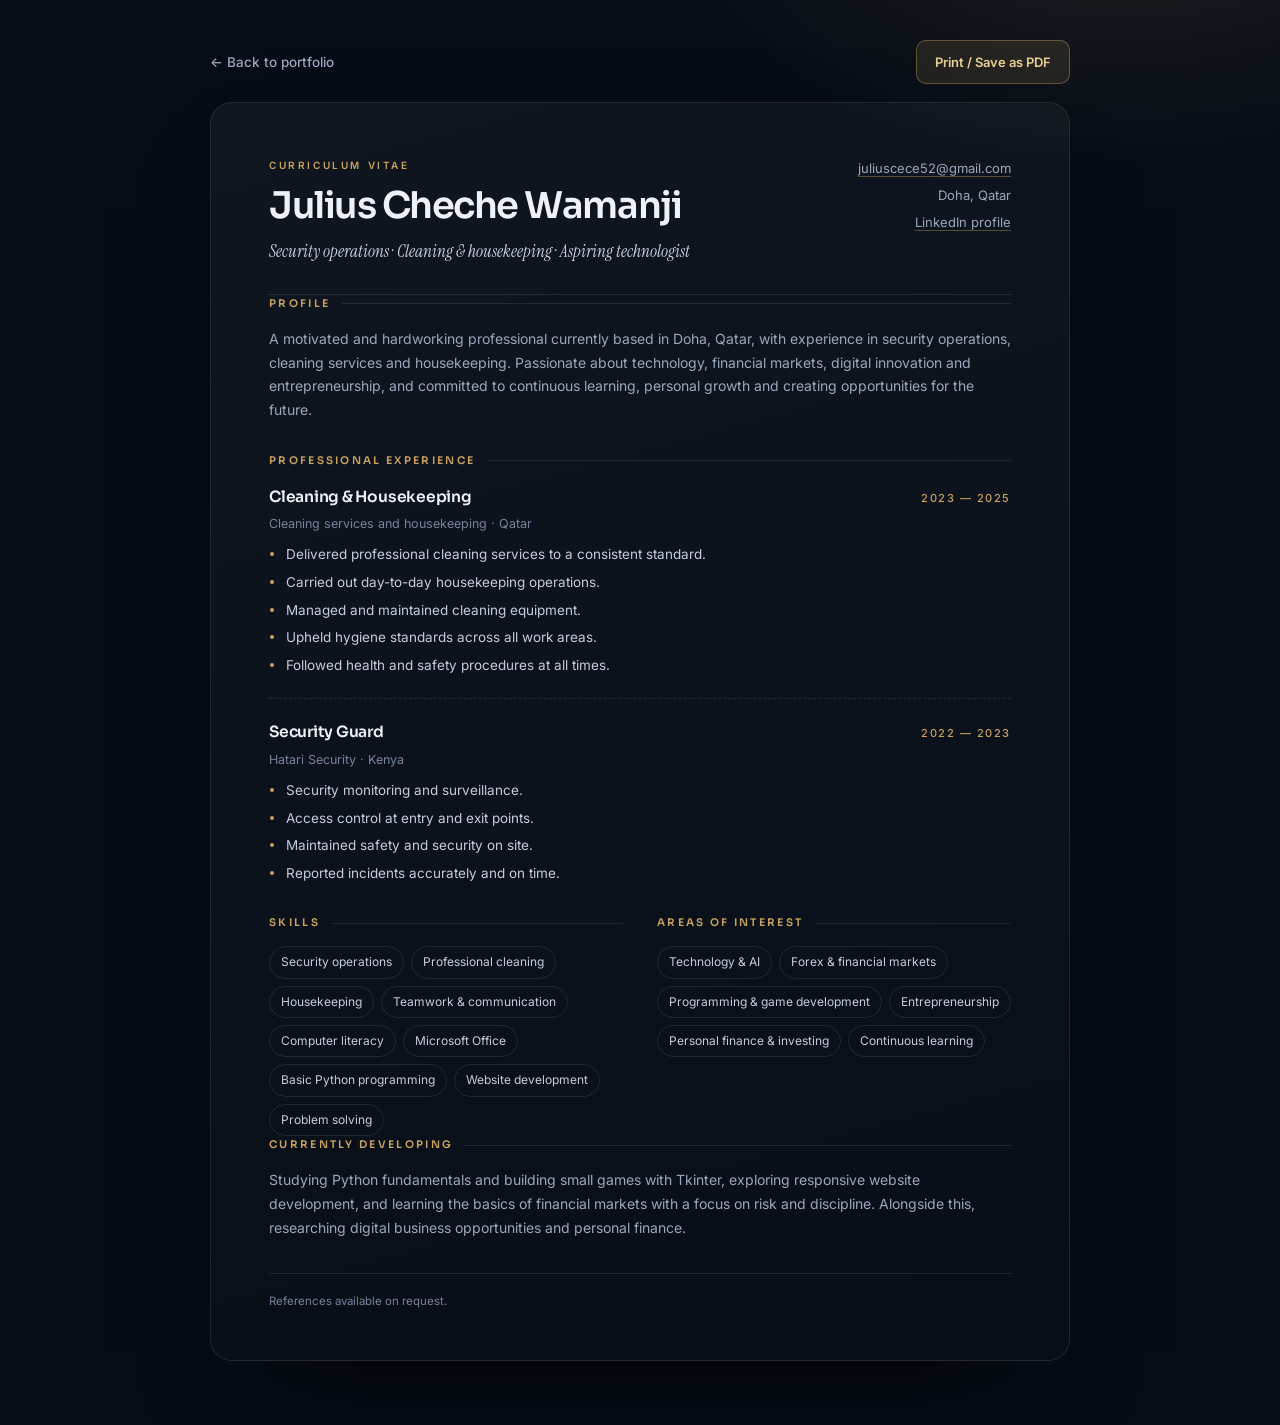
<file: cv.html>
<!DOCTYPE html>
<html lang="en">
<head>
  <meta charset="utf-8" />
  <meta name="viewport" content="width=device-width, initial-scale=1" />
  <title>Julius Cheche Wamanji — Curriculum Vitae</title>
  <meta name="description" content="Curriculum vitae for Julius Cheche Wamanji: security operations, cleaning and housekeeping experience, based in Doha, Qatar." />
  <meta name="robots" content="noindex, follow" />
  <link rel="icon" type="image/svg+xml" href="assets/favicon.svg" />
  <link rel="preconnect" href="https://fonts.googleapis.com" />
  <link rel="preconnect" href="https://fonts.gstatic.com" crossorigin />
  <link href="https://fonts.googleapis.com/css2?family=Inter:wght@400;500;600&family=Instrument+Serif:ital@1&family=Sora:wght@400;500;600;700&display=swap" rel="stylesheet" />
  <style>
    /* ---------------------------------------------------------------- base */
    :root {
      --bg: #060c16;
      --navy: #0a1424;
      --ink: #eef2f8;
      --muted: #9aa8bc;
      --muted-2: #74839a;
      --gold: #c9a25e;
      --gold-2: #e9cf92;
      --line: rgba(255, 255, 255, 0.09);
      --font-display: "Sora", "Segoe UI", system-ui, sans-serif;
      --font-body: "Inter", "Segoe UI", system-ui, sans-serif;
      --font-serif: "Instrument Serif", Georgia, serif;
    }

    *, *::before, *::after { box-sizing: border-box; }

    body {
      margin: 0;
      padding: 40px 20px 64px;
      background:
        radial-gradient(700px 440px at 88% -10%, rgba(201, 162, 94, 0.14), transparent 70%),
        var(--bg);
      color: var(--ink);
      font-family: var(--font-body);
      font-size: 15px;
      line-height: 1.7;
      -webkit-font-smoothing: antialiased;
    }

    a { color: inherit; text-decoration: none; }
    h1, h2, h3, p, ul { margin: 0; }
    ul { padding: 0; list-style: none; }

    /* ------------------------------------------------------------- toolbar */
    .toolbar {
      max-width: 860px;
      margin: 0 auto 18px;
      display: flex;
      align-items: center;
      justify-content: space-between;
      gap: 16px;
      flex-wrap: wrap;
    }
    .back {
      font-size: 13.5px;
      font-weight: 500;
      color: var(--muted);
      transition: color 0.3s ease;
    }
    .back:hover { color: var(--gold-2); }
    .print {
      padding: 10px 18px;
      border: 1px solid rgba(201, 162, 94, 0.4);
      border-radius: 10px;
      background: rgba(201, 162, 94, 0.12);
      color: var(--gold-2);
      font: inherit;
      font-size: 13px;
      font-weight: 600;
      cursor: pointer;
      transition: background 0.3s ease, border-color 0.3s ease;
    }
    .print:hover { background: rgba(201, 162, 94, 0.22); border-color: var(--gold); }

    /* --------------------------------------------------------------- sheet */
    .sheet {
      max-width: 860px;
      margin: 0 auto;
      padding: 54px 58px 48px;
      border: 1px solid var(--line);
      border-radius: 22px;
      background: linear-gradient(165deg, rgba(255, 255, 255, 0.045), rgba(255, 255, 255, 0.012));
      box-shadow: 0 50px 110px -60px #000;
    }

    .cv-head {
      display: flex;
      align-items: flex-start;
      justify-content: space-between;
      gap: 30px;
      padding-bottom: 28px;
      border-bottom: 1px solid var(--line);
    }
    .cv-eyebrow {
      font-size: 10px;
      font-weight: 600;
      letter-spacing: 0.26em;
      text-transform: uppercase;
      color: var(--gold);
    }
    h1 {
      margin-top: 12px;
      font-family: var(--font-display);
      font-size: clamp(1.7rem, 4vw, 2.3rem);
      font-weight: 600;
      line-height: 1.1;
      letter-spacing: -0.04em;
    }
    .cv-role {
      margin-top: 10px;
      font-family: var(--font-serif);
      font-style: italic;
      font-size: 1.08rem;
      color: #c8d4e4;
    }
    .cv-contact { text-align: right; font-size: 13px; color: var(--muted); }
    .cv-contact p + p { margin-top: 5px; }
    .cv-contact a { border-bottom: 1px solid rgba(201, 162, 94, 0.4); }
    .cv-contact a:hover { color: var(--gold-2); }

    .sheet > section + section, .cv-cols { margin-top: 30px; }

    h2 {
      display: flex;
      align-items: center;
      gap: 12px;
      font-family: var(--font-display);
      font-size: 10.5px;
      font-weight: 600;
      letter-spacing: 0.22em;
      text-transform: uppercase;
      color: var(--gold);
    }
    h2::after {
      content: "";
      flex: 1;
      height: 1px;
      background: var(--line);
    }
    section > p, section > ul, .cv-entry { margin-top: 14px; }
    section > p { color: var(--muted); font-size: 14px; }

    .cv-entry + .cv-entry { margin-top: 22px; padding-top: 20px; border-top: 1px dashed var(--line); }
    .cv-entry-top {
      display: flex;
      align-items: baseline;
      justify-content: space-between;
      gap: 16px;
      flex-wrap: wrap;
    }
    .cv-entry h3 {
      font-family: var(--font-display);
      font-size: 15.5px;
      font-weight: 600;
      letter-spacing: -0.015em;
    }
    .cv-date {
      font-size: 11px;
      font-weight: 500;
      letter-spacing: 0.14em;
      text-transform: uppercase;
      color: var(--gold);
    }
    .cv-org { margin-top: 3px; font-size: 12.5px; color: var(--muted-2); }
    .cv-entry ul { margin-top: 10px; display: grid; gap: 6px; }
    .cv-entry li {
      position: relative;
      padding-left: 17px;
      font-size: 13.5px;
      line-height: 1.6;
      color: #c2cedd;
    }
    .cv-entry li::before {
      content: "";
      position: absolute;
      left: 1px;
      top: 8px;
      width: 4px;
      height: 4px;
      border-radius: 50%;
      background: var(--gold);
    }

    .cv-cols { display: grid; grid-template-columns: 1fr 1fr; gap: 34px; align-items: start; }
    .cv-cols ul { display: flex; flex-wrap: wrap; gap: 7px; margin-top: 14px; }
    .cv-cols li {
      padding: 5px 11px;
      border: 1px solid var(--line);
      border-radius: 999px;
      font-size: 12px;
      color: #c2cedd;
    }

    .cv-note {
      margin-top: 34px;
      padding-top: 18px;
      border-top: 1px solid var(--line);
      font-size: 11.5px;
      color: var(--muted-2);
    }

    @media (max-width: 700px) {
      body { padding: 24px 14px 44px; }
      .sheet { padding: 32px 22px 30px; }
      .cv-head { flex-direction: column; gap: 18px; }
      .cv-contact { text-align: left; }
      .cv-cols { grid-template-columns: 1fr; gap: 26px; }
    }

    /* --------------------------------------------------------------- print */
    @page { margin: 14mm 15mm; }

    @media print {
      body {
        padding: 0;
        background: #fff;
        color: #101820;
        font-size: 11pt;
        line-height: 1.5;
      }
      .toolbar { display: none; }
      .sheet {
        max-width: none;
        margin: 0;
        padding: 0;
        border: none;
        border-radius: 0;
        background: none;
        box-shadow: none;
      }
      .cv-head { border-bottom-color: #d5dbe2; }
      h1 { color: #0a1424; }
      .cv-eyebrow, h2, .cv-date { color: #8a6a2f; }
      .cv-role { color: #33404f; }
      .cv-contact, .cv-contact a { color: #33404f; }
      .cv-contact a { border-bottom-color: #c9c1b1; }
      h2::after { background: #d5dbe2; }
      section > p, .cv-org { color: #4a5665; }
      .cv-entry li, .cv-cols li { color: #202b38; }
      .cv-cols li { border-color: #d5dbe2; }
      .cv-entry + .cv-entry { border-top-color: #e2e6eb; }
      .cv-note { color: #5b6876; border-top-color: #d5dbe2; }
      section, .cv-entry { break-inside: avoid; }
    }
  </style>
</head>
<body>
  <div class="toolbar">
    <a class="back" href="index.html">&larr; Back to portfolio</a>
    <button class="print" id="printBtn" type="button">Print / Save as PDF</button>
  </div>

  <main class="sheet">
    <header class="cv-head">
      <div>
        <p class="cv-eyebrow">Curriculum Vitae</p>
        <h1>Julius Cheche Wamanji</h1>
        <p class="cv-role">Security operations &middot; Cleaning &amp; housekeeping &middot; Aspiring technologist</p>
      </div>
      <div class="cv-contact">
        <p><a href="mailto:juliuscece52@gmail.com">juliuscece52@gmail.com</a></p>
        <p>Doha, Qatar</p>
        <!-- Replace with your own LinkedIn profile URL -->
        <p><a href="https://www.linkedin.com/" target="_blank" rel="noopener">LinkedIn profile</a></p>
      </div>
    </header>

    <section>
      <h2>Profile</h2>
      <p>
        A motivated and hardworking professional currently based in Doha, Qatar, with experience in
        security operations, cleaning services and housekeeping. Passionate about technology, financial
        markets, digital innovation and entrepreneurship, and committed to continuous learning, personal
        growth and creating opportunities for the future.
      </p>
    </section>

    <section>
      <h2>Professional experience</h2>

      <article class="cv-entry">
        <div class="cv-entry-top">
          <h3>Cleaning &amp; Housekeeping</h3>
          <span class="cv-date">2023 &mdash; 2025</span>
        </div>
        <p class="cv-org">Cleaning services and housekeeping &middot; Qatar</p>
        <ul>
          <li>Delivered professional cleaning services to a consistent standard.</li>
          <li>Carried out day-to-day housekeeping operations.</li>
          <li>Managed and maintained cleaning equipment.</li>
          <li>Upheld hygiene standards across all work areas.</li>
          <li>Followed health and safety procedures at all times.</li>
        </ul>
      </article>

      <article class="cv-entry">
        <div class="cv-entry-top">
          <h3>Security Guard</h3>
          <span class="cv-date">2022 &mdash; 2023</span>
        </div>
        <p class="cv-org">Hatari Security &middot; Kenya</p>
        <ul>
          <li>Security monitoring and surveillance.</li>
          <li>Access control at entry and exit points.</li>
          <li>Maintained safety and security on site.</li>
          <li>Reported incidents accurately and on time.</li>
        </ul>
      </article>
    </section>

    <div class="cv-cols">
      <section>
        <h2>Skills</h2>
        <ul>
          <li>Security operations</li>
          <li>Professional cleaning</li>
          <li>Housekeeping</li>
          <li>Teamwork &amp; communication</li>
          <li>Computer literacy</li>
          <li>Microsoft Office</li>
          <li>Basic Python programming</li>
          <li>Website development</li>
          <li>Problem solving</li>
        </ul>
      </section>

      <section>
        <h2>Areas of interest</h2>
        <ul>
          <li>Technology &amp; AI</li>
          <li>Forex &amp; financial markets</li>
          <li>Programming &amp; game development</li>
          <li>Entrepreneurship</li>
          <li>Personal finance &amp; investing</li>
          <li>Continuous learning</li>
        </ul>
      </section>
    </div>

    <section>
      <h2>Currently developing</h2>
      <p>
        Studying Python fundamentals and building small games with Tkinter, exploring responsive website
        development, and learning the basics of financial markets with a focus on risk and discipline.
        Alongside this, researching digital business opportunities and personal finance.
      </p>
    </section>

    <p class="cv-note">References available on request.</p>
  </main>

  <script>
    document.getElementById('printBtn').addEventListener('click', function () {
      window.print();
    });
  </script>
</body>
</html>
</file>
